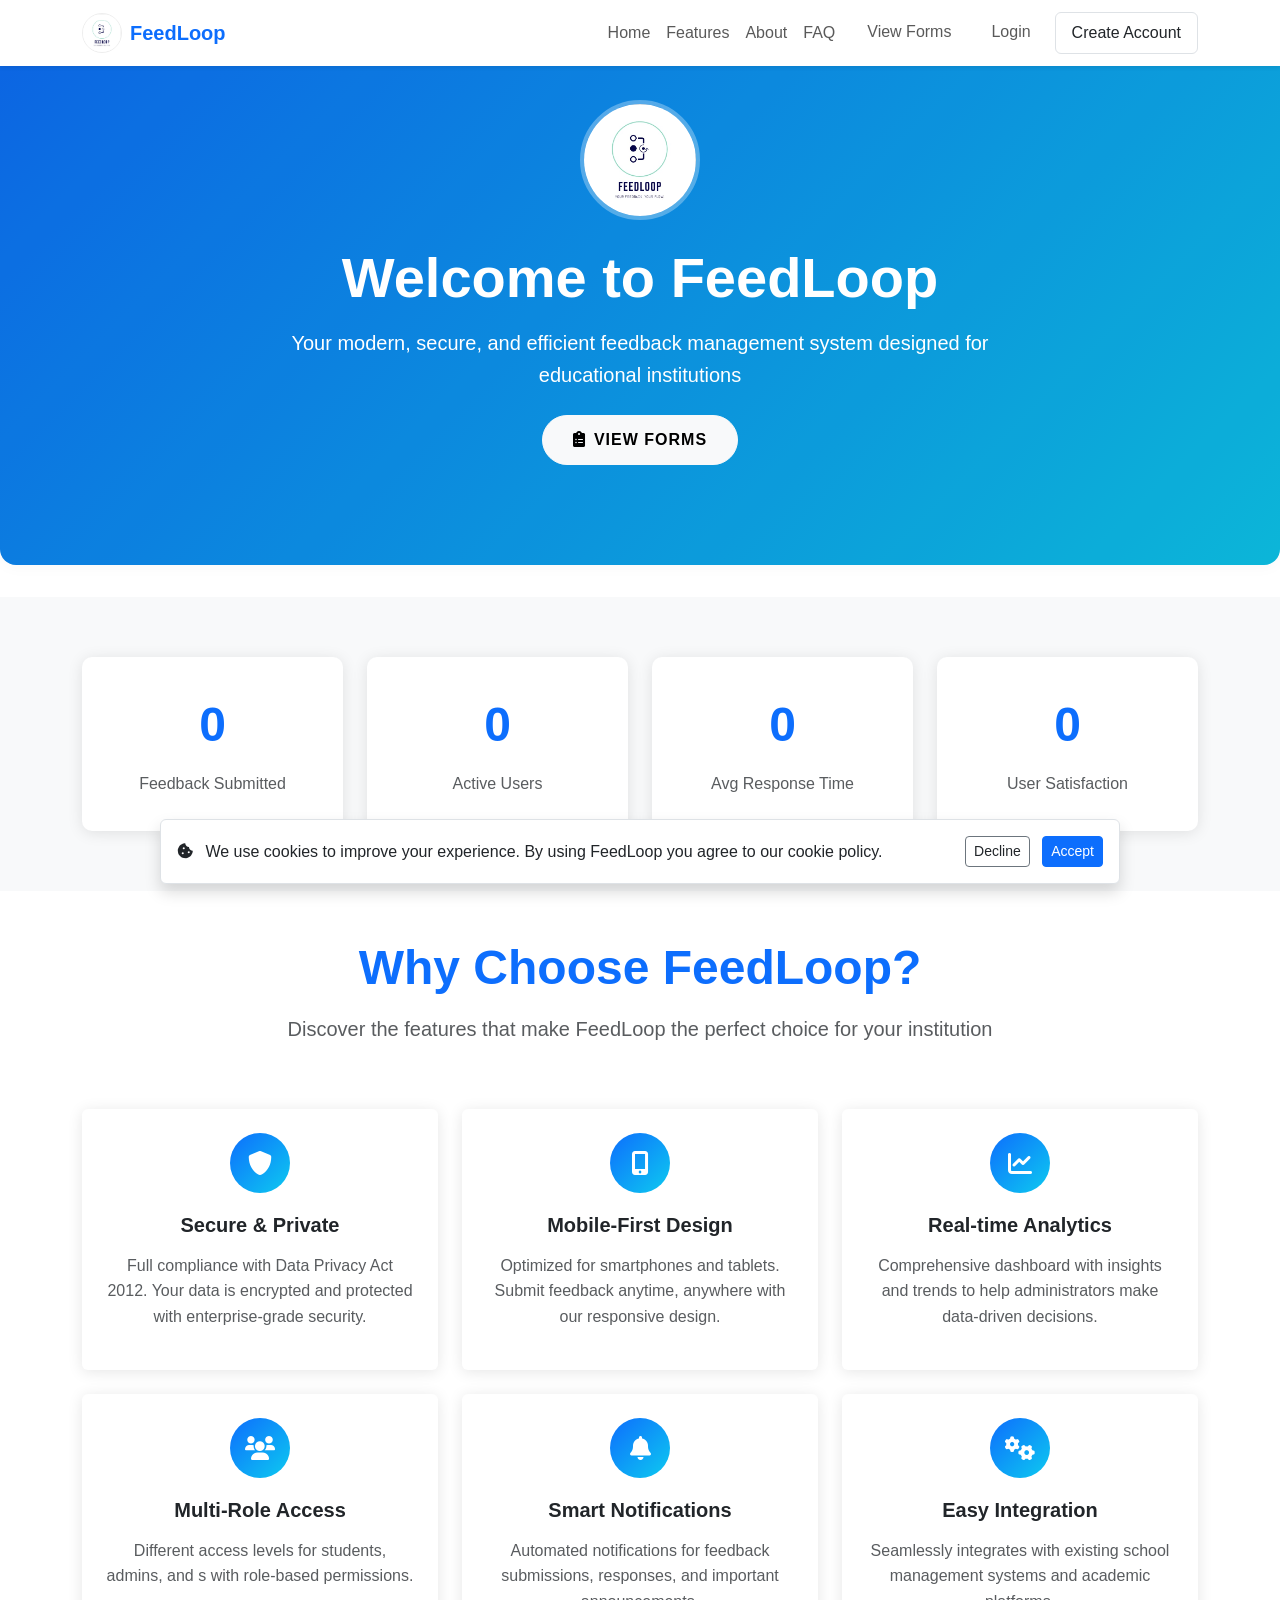
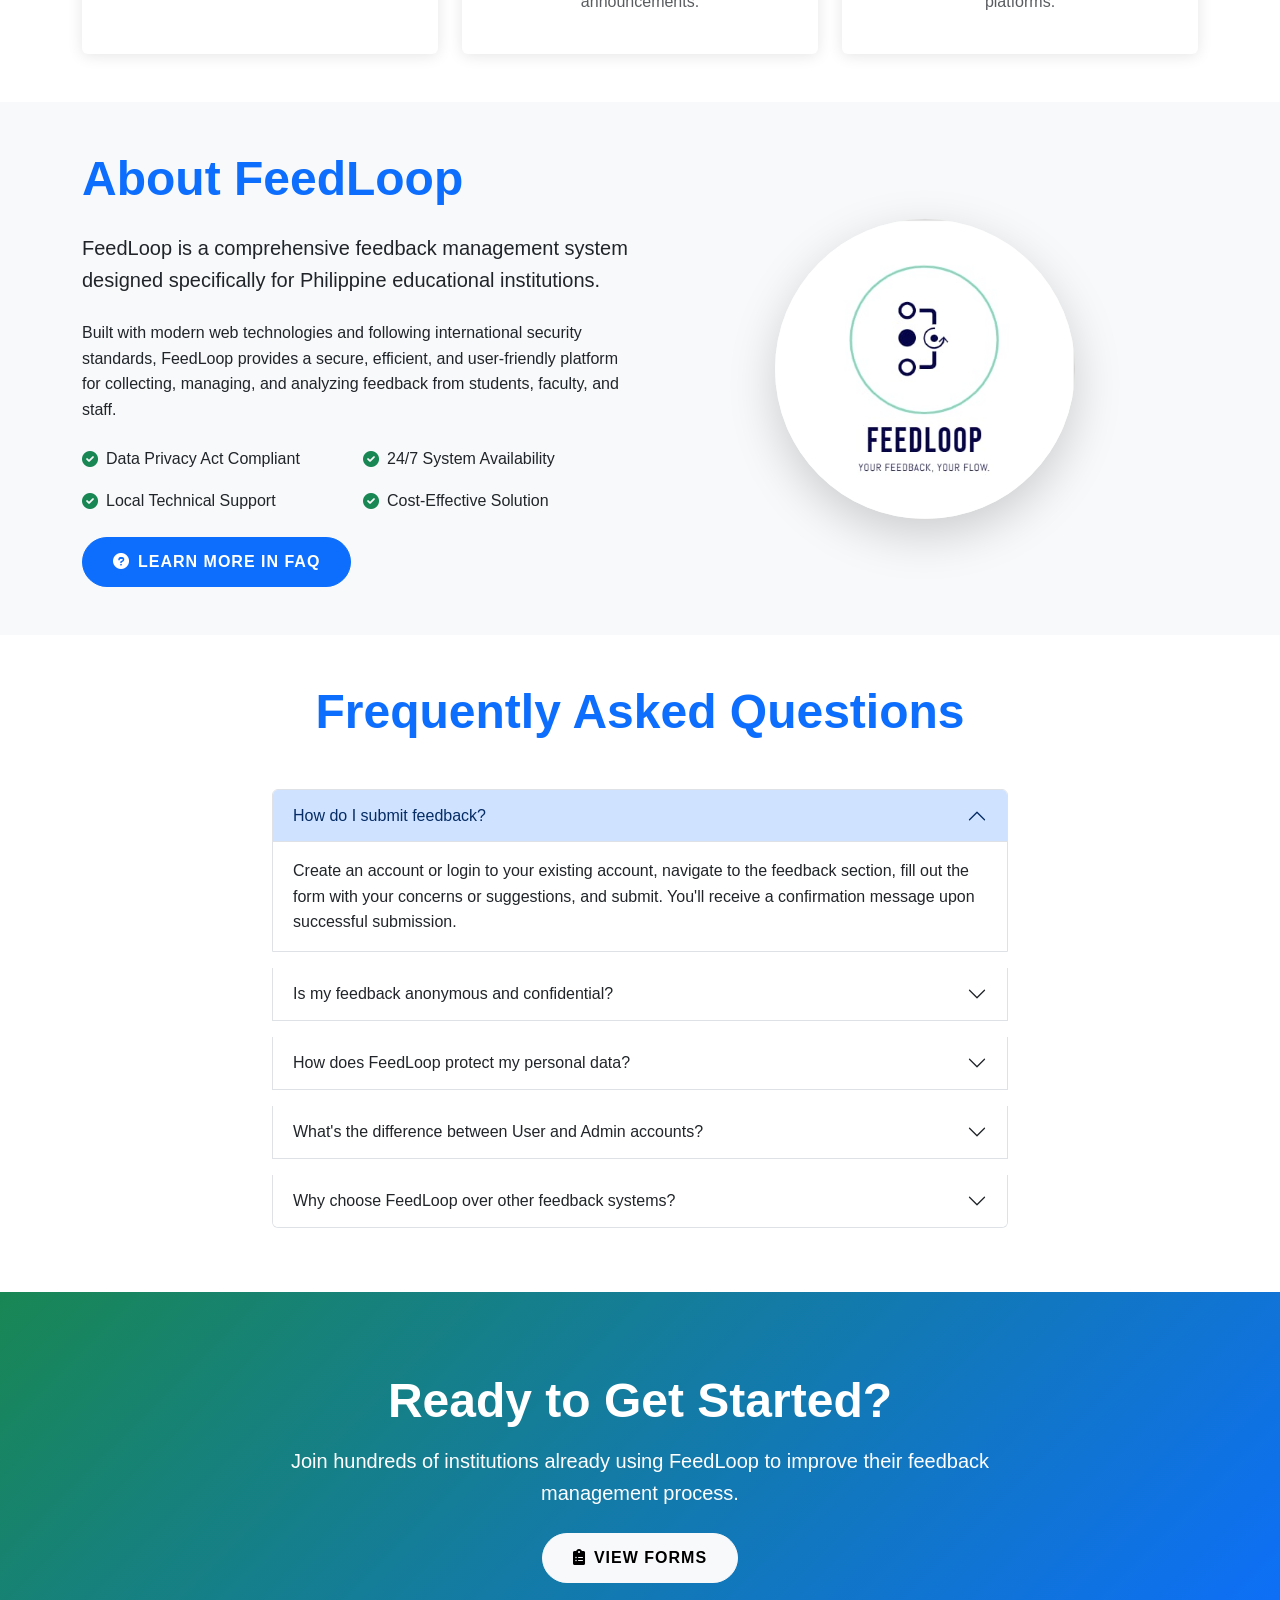
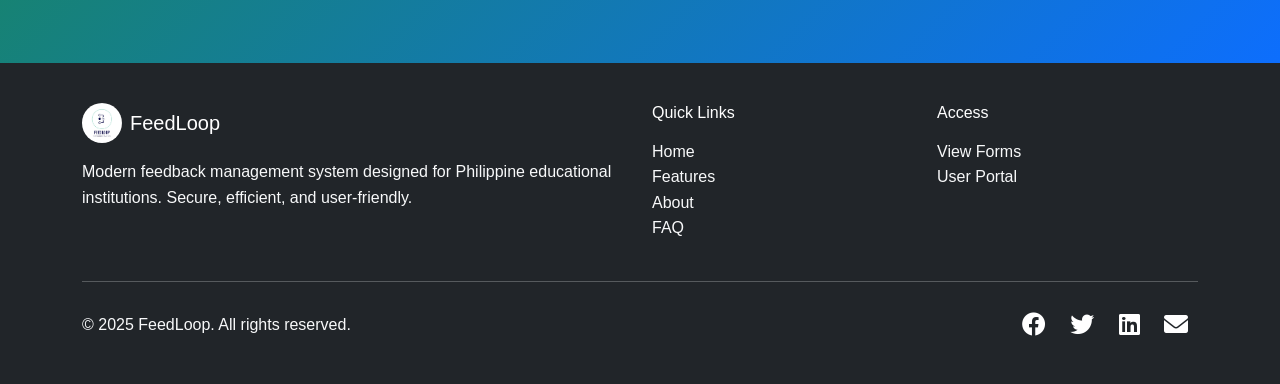
<file: index.html>
<!DOCTYPE html>
<html lang="en">
<head>
    <meta charset="UTF-8">
    <meta name="viewport" content="width=device-width, initial-scale=1.0">
    <title>FeedLoop – University Event & Feedback Portal</title>
    <meta name="description" content="FeedLoop centralizes announcements, OTP-secured logins, and responsive feedback tools.">
    <link rel="canonical" href="https://feedloop.wasmer.app/">
    <link rel="icon" type="image/png" href="assets/img/logo/feedloop.jpg">

    <!-- Open Graph / Facebook -->
    <meta property="og:type" content="website">
    <meta property="og:title" content="FeedLoop – Academic Event & Feedback Portal">
    <meta property="og:description" content="Coordinate announcements, events, and feedback across students, instructors, staff, and alumni through FeedLoop.">
    <meta property="og:url" content="https://feedloop.wasmer.app/">
    <meta property="og:image" content="https://feedloop.wasmer.app/assets/img/logo/feedloop.jpg">

    <!-- Twitter -->
    <meta name="twitter:card" content="summary">
    <meta name="twitter:title" content="FeedLoop – Academic Event & Feedback Portal">
    <meta name="twitter:description" content="Secure OTP + Google sign-in, responsive dashboards, and announcement feeds.">
    <meta name="twitter:image" content="https://feedloop.wasmer.app/assets/img/logo/feedloop.jpg">
    
    <!-- Bootstrap CSS -->
    <link href="assets/css/homepage/bootstrap.min.css" rel="stylesheet">
    <!-- Font Awesome -->
    <link rel="stylesheet" href="https://cdnjs.cloudflare.com/ajax/libs/font-awesome/6.0.0/css/all.min.css">
    <!-- Custom CSS -->
    <link rel="stylesheet" href="assets/css/homepage/style.css">
    
    <script type="application/ld+json">
    {
        "@context": "https://schema.org",
        "@type": "Organization",
        "name": "FeedLoop",
        "url": "https://feedloop.wasmer.app/",
        "logo": "https://feedloop.wasmer.app/assets/img/logo/feedloop.jpg",
        "description": "Academic event and feedback management portal.",
        "sameAs": []
    }
    </script>
</head>
<body>
    <!-- Navigation -->
    <nav class="navbar navbar-expand-lg navbar-light bg-white shadow-sm fixed-top">
        <div class="container">
            <a class="navbar-brand d-flex align-items-center" href="#home">
                <img src="assets/img/logo/feedloop.jpg" alt="FeedLoop" width="40" height="40" class="rounded-circle me-2">
                <span class="fw-bold text-primary">FeedLoop</span>
            </a>
            
            <button class="navbar-toggler" type="button" data-bs-toggle="collapse" data-bs-target="#navbarNav">
                <span class="navbar-toggler-icon"></span>
            </button>
            
            <div class="collapse navbar-collapse" id="navbarNav">
                <ul class="navbar-nav ms-auto">
                    <li class="nav-item">
                        <a class="nav-link" href="#home">Home</a>
                    </li>
                    <li class="nav-item">
                        <a class="nav-link" href="#features">Features</a>
                    </li>
                    <li class="nav-item">
                        <a class="nav-link" href="#about">About</a>
                    </li>
                    <li class="nav-item">
                        <a class="nav-link" href="#faq">FAQ</a>
                    </li>
                    <li class="nav-item">
                        <a class="nav-link btn btn-outline-primary ms-2 px-3" href="pages/user_portal.php">View Forms</a>
                    </li>
                    <li class="nav-item">
                        <a class="nav-link btn btn-outline-secondary ms-2 px-3" href="auth/login.php">Login</a>
                    </li>
                    <li class="nav-item">
                        <a class="nav-link btn btn-light ms-2 px-3 text-dark border" href="auth/register.php">Create Account</a>
                    </li>
                </ul>
            </div>
        </div>
    </nav>

    <!-- Hero Section -->
    <section id="home" class="hero-section">
        <div class="hero-content">
            <div class="container">
                <div class="row justify-content-center">
                    <div class="col-lg-8">
                        <img src="assets/img/logo/feedloop.jpg" alt="FeedLoop" width="120" height="120" 
                             class="d-block mx-auto mb-4 rounded-circle logo-with-border">
                        <h1 class="display-4 fw-bold mb-3">Welcome to FeedLoop</h1>
                        <p class="lead mb-4">Your modern, secure, and efficient feedback management system designed for educational institutions</p>
                        <div class="d-flex flex-wrap justify-content-center gap-3">
                            <a href="pages/user_portal.php" class="btn btn-light btn-custom">
                                <i class="fas fa-clipboard-list me-2"></i>View Forms
                            </a>
                        </div>
                    </div>
                </div>
            </div>
        </div>
    </section>

    <!-- Stats Section -->
    <section class="stats-section">
        <div class="container">
            <div class="row g-4">
                <div class="col-md-3 col-sm-6">
                    <div class="stat-card">
                        <div class="stat-number" id="totalFeedback">1,250+</div>
                        <h6 class="text-muted">Feedback Submitted</h6>
                    </div>
                </div>
                <div class="col-md-3 col-sm-6">
                    <div class="stat-card">
                        <div class="stat-number" id="activeUsers">500+</div>
                        <h6 class="text-muted">Active Users</h6>
                    </div>
                </div>
                <div class="col-md-3 col-sm-6">
                    <div class="stat-card">
                        <div class="stat-number" id="responseTime">24h</div>
                        <h6 class="text-muted">Avg Response Time</h6>
                    </div>
                </div>
                <div class="col-md-3 col-sm-6">
                    <div class="stat-card">
                        <div class="stat-number" id="satisfaction">98%</div>
                        <h6 class="text-muted">User Satisfaction</h6>
                    </div>
                </div>
            </div>
        </div>
    </section>

    <!-- Features Section -->
    <section id="features" class="py-5">
        <div class="container">
            <div class="row justify-content-center mb-5">
                <div class="col-lg-8 text-center">
                    <h2 class="display-5 fw-bold text-primary mb-3">Why Choose FeedLoop?</h2>
                    <p class="lead text-muted">Discover the features that make FeedLoop the perfect choice for your institution</p>
                </div>
            </div>
            
            <div class="row g-4">
                <div class="col-lg-4 col-md-6">
                    <div class="feature-card card h-100 p-4 text-center">
                        <div class="feature-icon">
                            <i class="fas fa-shield-alt"></i>
                        </div>
                        <h5 class="fw-bold mb-3">Secure & Private</h5>
                        <p class="text-muted">Full compliance with Data Privacy Act 2012. Your data is encrypted and protected with enterprise-grade security.</p>
                    </div>
                </div>
                
                <div class="col-lg-4 col-md-6">
                    <div class="feature-card card h-100 p-4 text-center">
                        <div class="feature-icon">
                            <i class="fas fa-mobile-alt"></i>
                        </div>
                        <h5 class="fw-bold mb-3">Mobile-First Design</h5>
                        <p class="text-muted">Optimized for smartphones and tablets. Submit feedback anytime, anywhere with our responsive design.</p>
                    </div>
                </div>
                
                <div class="col-lg-4 col-md-6">
                    <div class="feature-card card h-100 p-4 text-center">
                        <div class="feature-icon">
                            <i class="fas fa-chart-line"></i>
                        </div>
                        <h5 class="fw-bold mb-3">Real-time Analytics</h5>
                        <p class="text-muted">Comprehensive dashboard with insights and trends to help administrators make data-driven decisions.</p>
                    </div>
                </div>
                
                <div class="col-lg-4 col-md-6">
                    <div class="feature-card card h-100 p-4 text-center">
                        <div class="feature-icon">
                            <i class="fas fa-users"></i>
                        </div>
                        <h5 class="fw-bold mb-3">Multi-Role Access</h5>
                        <p class="text-muted">Different access levels for students, admins, and  s with role-based permissions.</p>
                    </div>
                </div>
                
                <div class="col-lg-4 col-md-6">
                    <div class="feature-card card h-100 p-4 text-center">
                        <div class="feature-icon">
                            <i class="fas fa-bell"></i>
                        </div>
                        <h5 class="fw-bold mb-3">Smart Notifications</h5>
                        <p class="text-muted">Automated notifications for feedback submissions, responses, and important announcements.</p>
                    </div>
                </div>
                
                <div class="col-lg-4 col-md-6">
                    <div class="feature-card card h-100 p-4 text-center">
                        <div class="feature-icon">
                            <i class="fas fa-cogs"></i>
                        </div>
                        <h5 class="fw-bold mb-3">Easy Integration</h5>
                        <p class="text-muted">Seamlessly integrates with existing school management systems and academic platforms.</p>
                    </div>
                </div>
            </div>
        </div>
    </section>

    <!-- About Section -->
    <section id="about" class="py-5 bg-light">
        <div class="container">
            <div class="row align-items-center">
                <div class="col-lg-6">
                    <h2 class="display-5 fw-bold text-primary mb-4">About FeedLoop</h2>
                    <p class="lead mb-4">FeedLoop is a comprehensive feedback management system designed specifically for Philippine educational institutions.</p>
                    <p class="mb-4">Built with modern web technologies and following international security standards, FeedLoop provides a secure, efficient, and user-friendly platform for collecting, managing, and analyzing feedback from students, faculty, and staff.</p>
                    
                    <div class="row g-3 mb-4">
                        <div class="col-sm-6">
                            <div class="d-flex align-items-center">
                                <i class="fas fa-check-circle text-success me-2"></i>
                                <span>Data Privacy Act Compliant</span>
                            </div>
                        </div>
                        <div class="col-sm-6">
                            <div class="d-flex align-items-center">
                                <i class="fas fa-check-circle text-success me-2"></i>
                                <span>24/7 System Availability</span>
                            </div>
                        </div>
                        <div class="col-sm-6">
                            <div class="d-flex align-items-center">
                                <i class="fas fa-check-circle text-success me-2"></i>
                                <span>Local Technical Support</span>
                            </div>
                        </div>
                        <div class="col-sm-6">
                            <div class="d-flex align-items-center">
                                <i class="fas fa-check-circle text-success me-2"></i>
                                <span>Cost-Effective Solution</span>
                            </div>
                        </div>
                    </div>
                    
                    <a href="#faq" class="btn btn-primary btn-custom">
                        <i class="fas fa-question-circle me-2"></i>Learn More in FAQ
                    </a>
                </div>
                
                <div class="col-lg-6">
                    <div class="text-center">
                        <img src="assets/img/logo/feedloop.jpg" alt="FeedLoop System" class="img-fluid rounded-circle shadow-lg" style="max-width: 300px;">
                    </div>
                </div>
            </div>
        </div>
    </section>

    <!-- FAQ Section -->
    <section id="faq" class="py-5">
        <div class="container">
            <div class="row justify-content-center">
                <div class="col-lg-8">
                    <h2 class="text-center display-5 fw-bold text-primary mb-5">Frequently Asked Questions</h2>
                    
                    <div class="accordion" id="faqAccordion">
                        <!-- FAQ Item 1 -->
                        <div class="accordion-item mb-3">
                            <h2 class="accordion-header" id="faq1">
                                <button class="accordion-button" type="button" data-bs-toggle="collapse" data-bs-target="#collapse1">
                                    How do I submit feedback?
                                </button>
                            </h2>
                            <div id="collapse1" class="accordion-collapse collapse show" data-bs-parent="#faqAccordion">
                                <div class="accordion-body">
                                    Create an account or login to your existing account, navigate to the feedback section, fill out the form with your concerns or suggestions, and submit. You'll receive a confirmation message upon successful submission.
                                </div>
                            </div>
                        </div>

                        <!-- FAQ Item 2 -->
                        <div class="accordion-item mb-3">
                            <h2 class="accordion-header" id="faq2">
                                <button class="accordion-button collapsed" type="button" data-bs-toggle="collapse" data-bs-target="#collapse2">
                                    Is my feedback anonymous and confidential?
                                </button>
                            </h2>
                            <div id="collapse2" class="accordion-collapse collapse" data-bs-parent="#faqAccordion">
                                <div class="accordion-body">
                                    Your feedback is linked to your user account for tracking and follow-up purposes. Only authorized administrators can access your feedback and identifying information. All feedback is treated confidentially and used solely for improvement purposes.
                                </div>
                            </div>
                        </div>

                        <!-- FAQ Item 3 -->
                        <div class="accordion-item mb-3">
                            <h2 class="accordion-header" id="faq3">
                                <button class="accordion-button collapsed" type="button" data-bs-toggle="collapse" data-bs-target="#collapse3">
                                    How does FeedLoop protect my personal data?
                                </button>
                            </h2>
                            <div id="collapse3" class="accordion-collapse collapse" data-bs-parent="#faqAccordion">
                                <div class="accordion-body">
                                    FeedLoop is fully compliant with the Data Privacy Act of 2012. We implement strict data protection measures including encrypted storage, limited access controls, and secure transmission protocols. Your personal information is only used for feedback processing and institutional communication.
                                </div>
                            </div>
                        </div>

                        <!-- FAQ Item 4 -->
                        <div class="accordion-item mb-3">
                            <h2 class="accordion-header" id="faq4">
                                <button class="accordion-button collapsed" type="button" data-bs-toggle="collapse" data-bs-target="#collapse4">
                                    What's the difference between User and Admin accounts?
                                </button>
                            </h2>
                            <div id="collapse4" class="accordion-collapse collapse" data-bs-parent="#faqAccordion">
                                <div class="accordion-body">
                                    <strong>User Accounts:</strong> Can create accounts, submit feedback, and receive confirmation messages.<br><br>
                                    <strong>Admin Accounts:</strong> Have additional privileges including viewing all feedback submissions, managing feedback status, and accessing the administrative dashboard.<br><br>
                                    <strong>Super Admin:</strong> Has the highest level of access, including the ability to manage other admin accounts and system settings.
                                </div>
                            </div>
                        </div>

                        <!-- FAQ Item 5 -->
                        <div class="accordion-item mb-3">
                            <h2 class="accordion-header" id="faq5">
                                <button class="accordion-button collapsed" type="button" data-bs-toggle="collapse" data-bs-target="#collapse5">
                                    Why choose FeedLoop over other feedback systems?
                                </button>
                            </h2>
                            <div id="collapse5" class="accordion-collapse collapse" data-bs-parent="#faqAccordion">
                                <div class="accordion-body">
                                    FeedLoop offers: <strong>Local Compliance</strong> - Built for Philippine institutions with Data Privacy Act compliance, <strong>Cost-Effective</strong> - Lower costs than international platforms, <strong>Customizable</strong> - Tailored for Filipino academic culture, <strong>Responsive Support</strong> - Local technical support, and <strong>Mobile-First Design</strong> - Optimized for smartphone usage.
                                </div>
                            </div>
                        </div>
                    </div>
                </div>
            </div>
        </div>
    </section>

    <!-- CTA Section -->
    <section class="cta-section">
        <div class="container">
            <div class="row justify-content-center">
                <div class="col-lg-8 text-center">
                    <h2 class="display-5 fw-bold mb-3">Ready to Get Started?</h2>
                    <p class="lead mb-4">Join hundreds of institutions already using FeedLoop to improve their feedback management process.</p>
                    <div class="d-flex flex-wrap justify-content-center gap-3">
                        <a href="pages/user_portal.php" class="btn btn-light btn-custom">
                            <i class="fas fa-clipboard-list me-2"></i>View Forms
                        </a>
                    </div>
                </div>
            </div>
        </div>
    </section>

    <!-- Footer -->
    <footer class="footer">
        <div class="container">
            <div class="row">
                <div class="col-lg-6">
                    <div class="d-flex align-items-center mb-3">
                        <img src="assets/img/logo/feedloop.jpg" alt="FeedLoop" width="40" height="40" class="rounded-circle me-2">
                        <span class="h5 mb-0 text-white">FeedLoop</span>
                    </div>
                    <p class="text-light">Modern feedback management system designed for Philippine educational institutions. Secure, efficient, and user-friendly.</p>
                </div>
                
                <div class="col-lg-3">
                    <h6 class="text-white mb-3">Quick Links</h6>
                    <ul class="list-unstyled">
                        <li><a href="#home" class="text-light text-decoration-none">Home</a></li>
                        <li><a href="#features" class="text-light text-decoration-none">Features</a></li>
                        <li><a href="#about" class="text-light text-decoration-none">About</a></li>
                        <li><a href="#faq" class="text-light text-decoration-none">FAQ</a></li>
                    </ul>
                </div>
                
                <div class="col-lg-3">
                    <h6 class="text-white mb-3">Access</h6>
                    <ul class="list-unstyled">
                        <li><a href="pages/user_portal.php" class="text-light text-decoration-none">View Forms</a></li>
                        <li><a href="pages/user_portal.php" class="text-light text-decoration-none">User Portal</a></li>
                    </ul>
                </div>
            </div>
            
            <hr class="my-4 border-light">
            
            <div class="row align-items-center">
                <div class="col-md-6">
                    <p class="mb-0 text-light">&copy; 2025 FeedLoop. All rights reserved.</p>
                </div>
                <div class="col-md-6">
                    <div class="social-links text-md-end">
                        <a href="#" title="Facebook"><i class="fab fa-facebook"></i></a>
                        <a href="#" title="Twitter"><i class="fab fa-twitter"></i></a>
                        <a href="#" title="LinkedIn"><i class="fab fa-linkedin"></i></a>
                        <a href="#" title="Email"><i class="fas fa-envelope"></i></a>
                    </div>
                </div>
            </div>
        </div>
    </footer>

    <!-- Bootstrap JS -->
    <script src="assets/js/bootstrap.bundle.min.js"></script>

    <!-- Custom JavaScript -->
    <script src="assets/js/homepage/landing.js"></script>

  <!-- PWA Install Modal -->
  <div class="modal fade" id="installAppModal" tabindex="-1" aria-hidden="true">
    <div class="modal-dialog modal-dialog-centered">
      <div class="modal-content">
        <div class="modal-header">
          <h5 class="modal-title"><i class="fas fa-download me-2"></i>Install FeedLoop App</h5>
          <button type="button" class="btn-close" data-bs-dismiss="modal" aria-label="Close"></button>
        </div>
        <div class="modal-body">
          <p id="installModalText">Install FeedLoop for quick access and a better experience.</p>
          <ul class="mb-0">
            <li>One-tap access from your home screen</li>
            <li>Faster performance</li>
            <li>Works great on mobile and desktop</li>
          </ul>
        </div>
        <div class="modal-footer">
          <button type="button" class="btn btn-secondary" id="installDismissBtn" data-bs-dismiss="modal">Not now</button>
          <button type="button" class="btn btn-primary" id="installConfirmBtn"><i class="fas fa-download me-1"></i>Install</button>
        </div>
      </div>
    </div>
  </div>

  <!-- Cookie Consent Banner -->
  <div id="cookieConsent" class="position-fixed bottom-0 start-0 end-0 p-3" style="z-index: 1080; display:none;">
    <div class="alert alert-light text-dark d-flex align-items-center justify-content-between shadow border" role="alert" style="max-width:960px; margin:0 auto;">
      <div>
        <i class="fas fa-cookie-bite me-2"></i>
        We use cookies to improve your experience. By using FeedLoop you agree to our cookie policy.
      </div>
      <div>
        <button id="cookieDecline" class="btn btn-outline-secondary btn-sm me-2 text-dark">Decline</button>
        <button id="cookieAccept" class="btn btn-primary btn-sm">Accept</button>
      </div>
    </div>
  </div>

</body>
</html>
</file>
<file: assets/css/homepage/style.css>
body {
  background: #fff !important;
}

/* Logo Styles */
.navbar .navbar-brand .logo-with-border, 
.navbar .logo-with-border {
  border: 3px solid #007bff;
  padding: 8px;
  border-radius: 50%;
  box-shadow: 0 4px 12px rgba(0, 123, 255, 0.3);
  transition: all 0.3s ease;
}

.navbar .navbar-brand .logo-with-border:hover,
.navbar .logo-with-border:hover {
  border-color: #0056b3;
  box-shadow: 0 6px 16px rgba(0, 123, 255, 0.4);
  transform: scale(1.05);
}
.navbar {
  box-shadow: 0 2px 8px rgba(0,0,0,0.04);
}

.navbar.navbar-scrolled {
  box-shadow: 0 8px 24px rgba(0,0,0,0.08);
  background: rgba(255, 255, 255, 0.98) !important;
}
.hero-section {
  padding: 3rem 0 2rem 0;
  background: #fff;
  border-radius: 1rem;
  box-shadow: 0 2px 16px rgba(0,0,0,0.03);
  margin-bottom: 2rem;
  text-align: center;
  opacity: 0;
  transform: translateY(40px);
  animation: heroFadeIn 1s ease-out 0.2s forwards;
}
.quick-updates-card {
  border: none;
  box-shadow: 0 2px 8px rgba(0,0,0,0.06);
  border-radius: 1rem;
}
.footer-light {
  background: #f8f9fa;
  color: #888;
  border-top: 1px solid #eee;
}
.navbar-brand img {
  border-radius: 50%;
  background: #fff;
  border: 1px solid #eee;
}

@keyframes heroFadeIn {
  to {
    opacity: 1;
    transform: translateY(0);
  }
}

/* Smooth dropdown animation for login */
.dropdown-menu {
  opacity: 0;
  transform: translateY(10px) scale(0.98);
  transition: opacity 0.25s cubic-bezier(.4,0,.2,1), transform 0.25s cubic-bezier(.4,0,.2,1);
  display: block;
  pointer-events: none;
  visibility: hidden;
}

/* Show dropdown on click or hover */
.dropdown.show .dropdown-menu,
.dropdown-menu.show {
  opacity: 1;
  transform: translateY(0) scale(1);
  pointer-events: auto;
  visibility: visible;
}

/* Mac-style zoom effect for Login button */
#loginDropdown {
  transition: transform 0.18s cubic-bezier(.4,0,.2,1), box-shadow 0.18s cubic-bezier(.4,0,.2,1);
  will-change: transform;
  cursor: pointer;
}

#loginDropdown:hover,
#loginDropdown:focus-visible {
  transform: scale(1.13);
  box-shadow: 0 4px 16px rgba(0, 123, 255, 0.12);
  z-index: 2;
}

.navbar,
.footer-light,
.alert {
  background-color: var(--bs-body-bg, #fff) !important;
  color: var(--bs-body-color, #212529) !important;
  border-color: var(--bs-border-color, #dee2e6) !important;
}

/* Landing page sections */
:root {
  --primary-color: #0d6efd;
  --secondary-color: #6c757d;
  --success-color: #198754;
  --info-color: #0dcaf0;
  --warning-color: #ffc107;
  --danger-color: #dc3545;
  --light-color: #f8f9fa;
  --dark-color: #212529;
}

body {
  font-family: 'Segoe UI', Tahoma, Geneva, Verdana, sans-serif;
  line-height: 1.6;
  color: var(--dark-color);
}

.hero-section {
  background: linear-gradient(135deg, var(--primary-color) 0%, var(--info-color) 100%);
  color: #fff;
  padding: 100px 0;
  text-align: center;
  position: relative;
  overflow: hidden;
}

.hero-section::before {
  content: '';
  position: absolute;
  inset: 0;
  background: rgba(0, 0, 0, 0.1);
  z-index: 1;
}

.hero-content {
  position: relative;
  z-index: 2;
}

.logo-with-border {
  border: 4px solid rgba(255, 255, 255, 0.3);
  transition: transform 0.3s ease;
}

.logo-with-border:hover {
  transform: scale(1.05);
}

.feature-card {
  transition: transform 0.3s ease, box-shadow 0.3s ease;
  border: none;
  box-shadow: 0 2px 15px rgba(0, 0, 0, 0.1);
}

.feature-card:hover {
  transform: translateY(-5px);
  box-shadow: 0 5px 25px rgba(0, 0, 0, 0.15);
}

.feature-icon {
  width: 60px;
  height: 60px;
  background: linear-gradient(135deg, var(--primary-color), var(--info-color));
  border-radius: 50%;
  display: flex;
  align-items: center;
  justify-content: center;
  margin: 0 auto 20px;
  color: #fff;
  font-size: 24px;
}

.stats-section {
  background: var(--light-color);
  padding: 60px 0;
}

.stat-card {
  text-align: center;
  padding: 30px;
  background: #fff;
  border-radius: 10px;
  box-shadow: 0 2px 15px rgba(0, 0, 0, 0.1);
  transition: transform 0.3s ease;
}

.stat-card:hover {
  transform: translateY(-5px);
}

.stat-number {
  font-size: 3rem;
  font-weight: bold;
  color: var(--primary-color);
  margin-bottom: 10px;
}

.cta-section {
  background: linear-gradient(135deg, var(--success-color) 0%, var(--primary-color) 100%);
  color: #fff;
  padding: 80px 0;
  text-align: center;
}

.navbar-brand img {
  transition: transform 0.3s ease;
}

.navbar-brand:hover img {
  transform: scale(1.1);
}

.btn-custom {
  padding: 12px 30px;
  border-radius: 25px;
  font-weight: 600;
  text-transform: uppercase;
  letter-spacing: 1px;
  transition: all 0.3s ease;
}

.btn-custom:hover {
  transform: translateY(-2px);
  box-shadow: 0 5px 15px rgba(0, 0, 0, 0.2);
}

.footer {
  background: var(--dark-color);
  color: #fff;
  padding: 40px 0;
}

.social-links a {
  color: #fff;
  font-size: 1.5rem;
  margin: 0 10px;
  transition: color 0.3s ease;
}

.social-links a:hover {
  color: var(--primary-color);
}

@media (max-width: 768px) {
  .hero-section {
    padding: 60px 0;
  }

  .stat-number {
    font-size: 2rem;
  }
}
</file>
